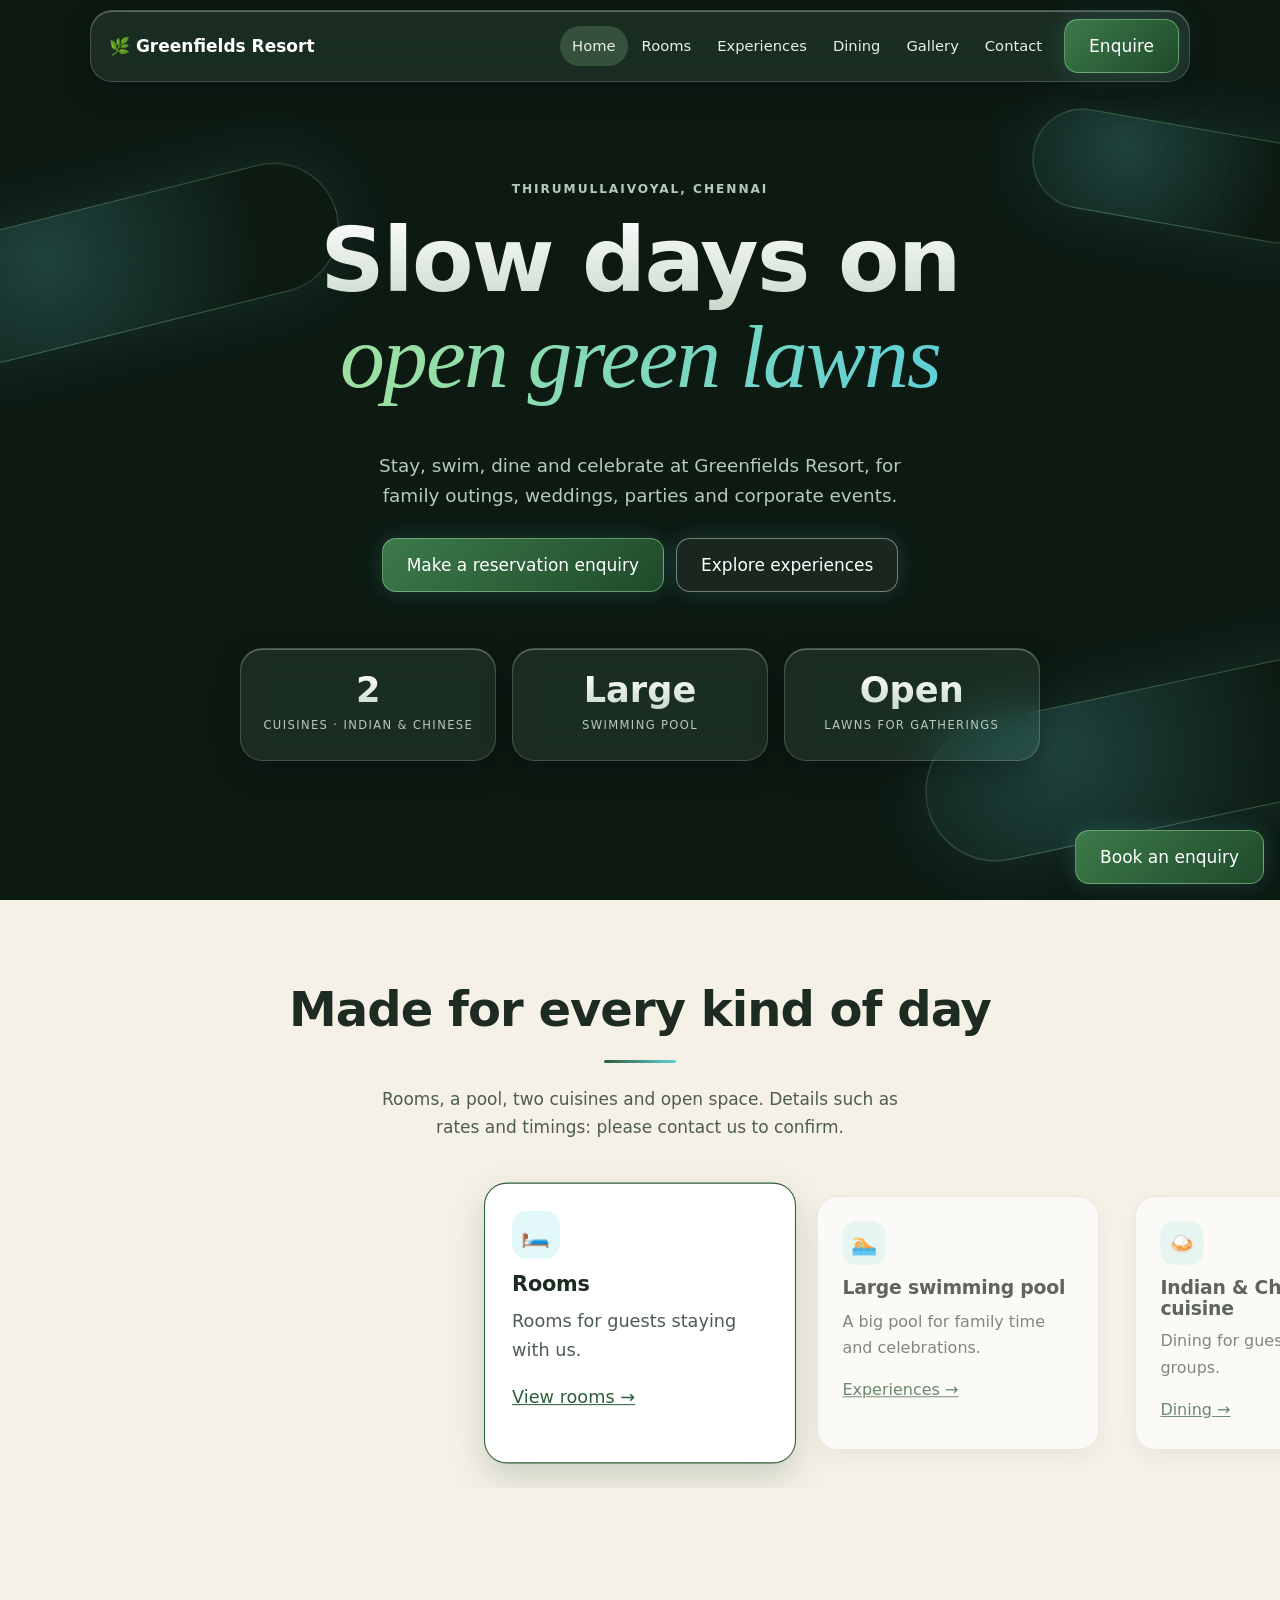
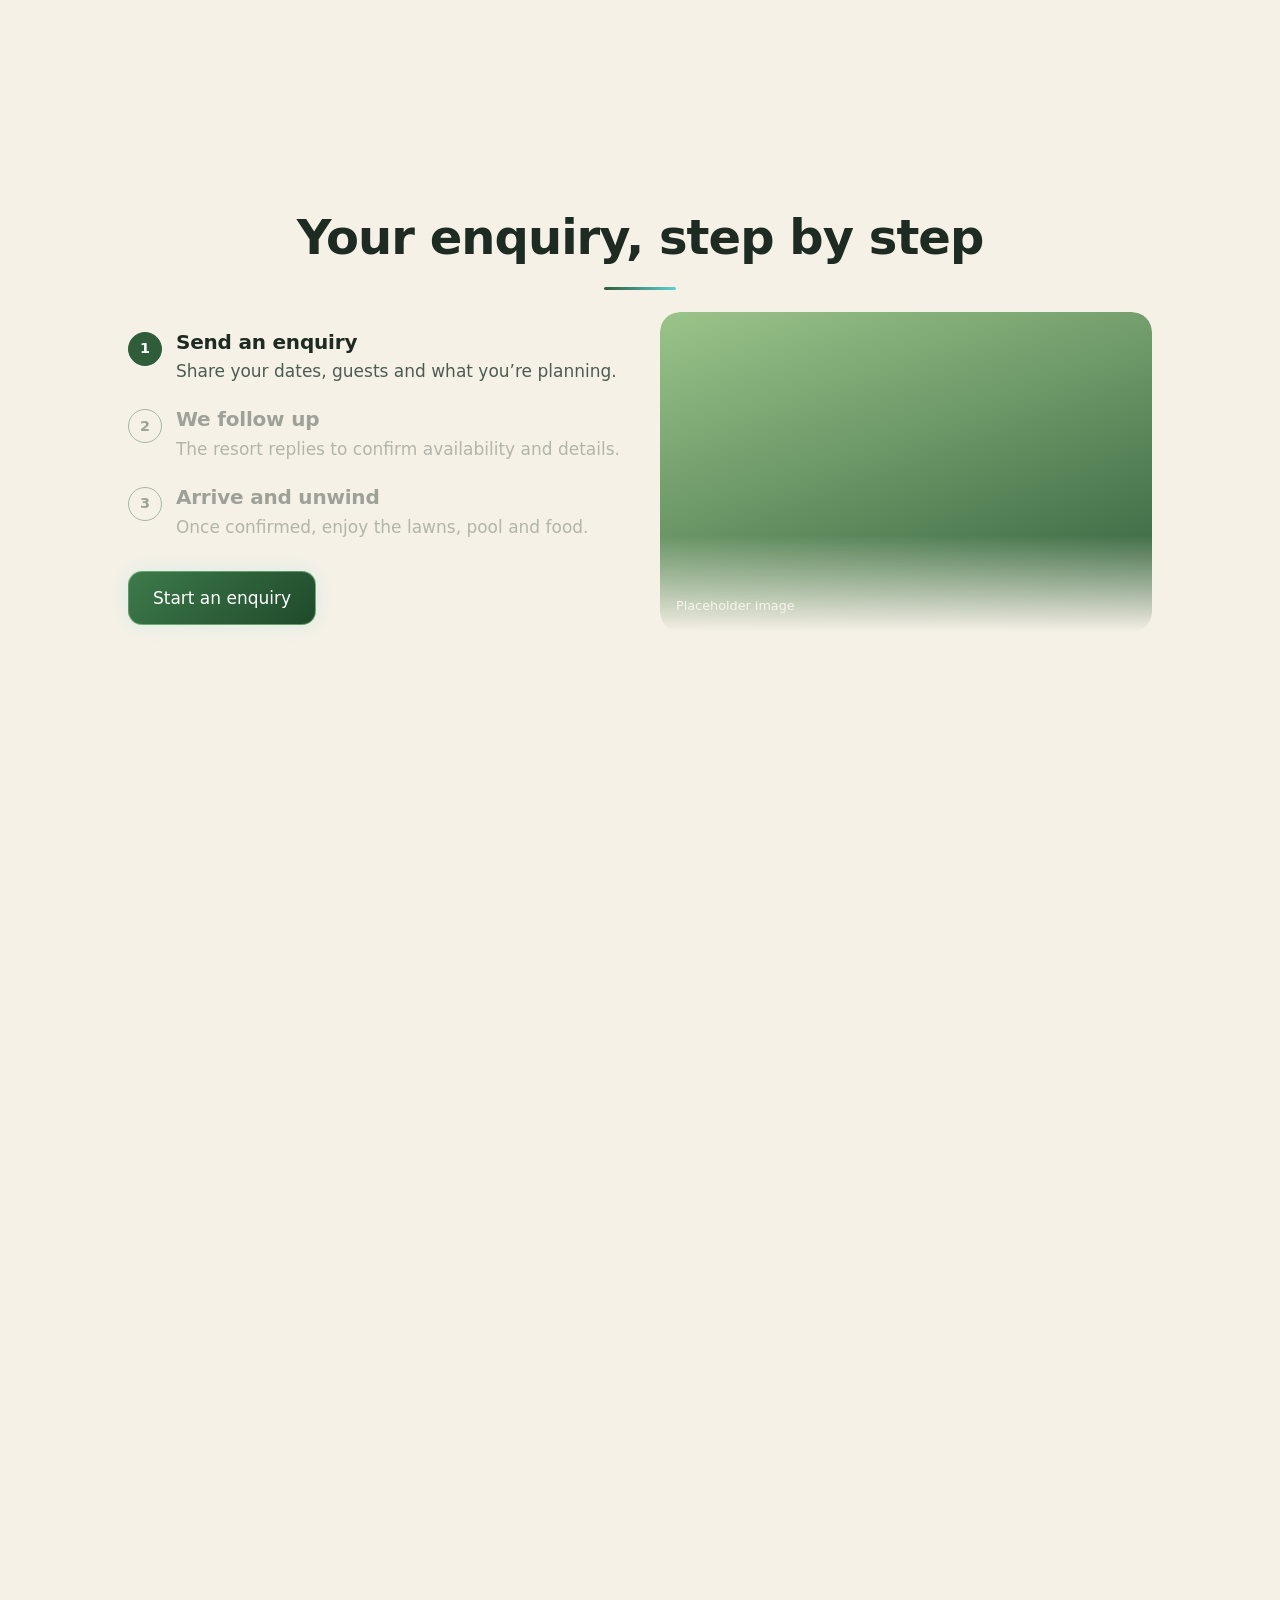
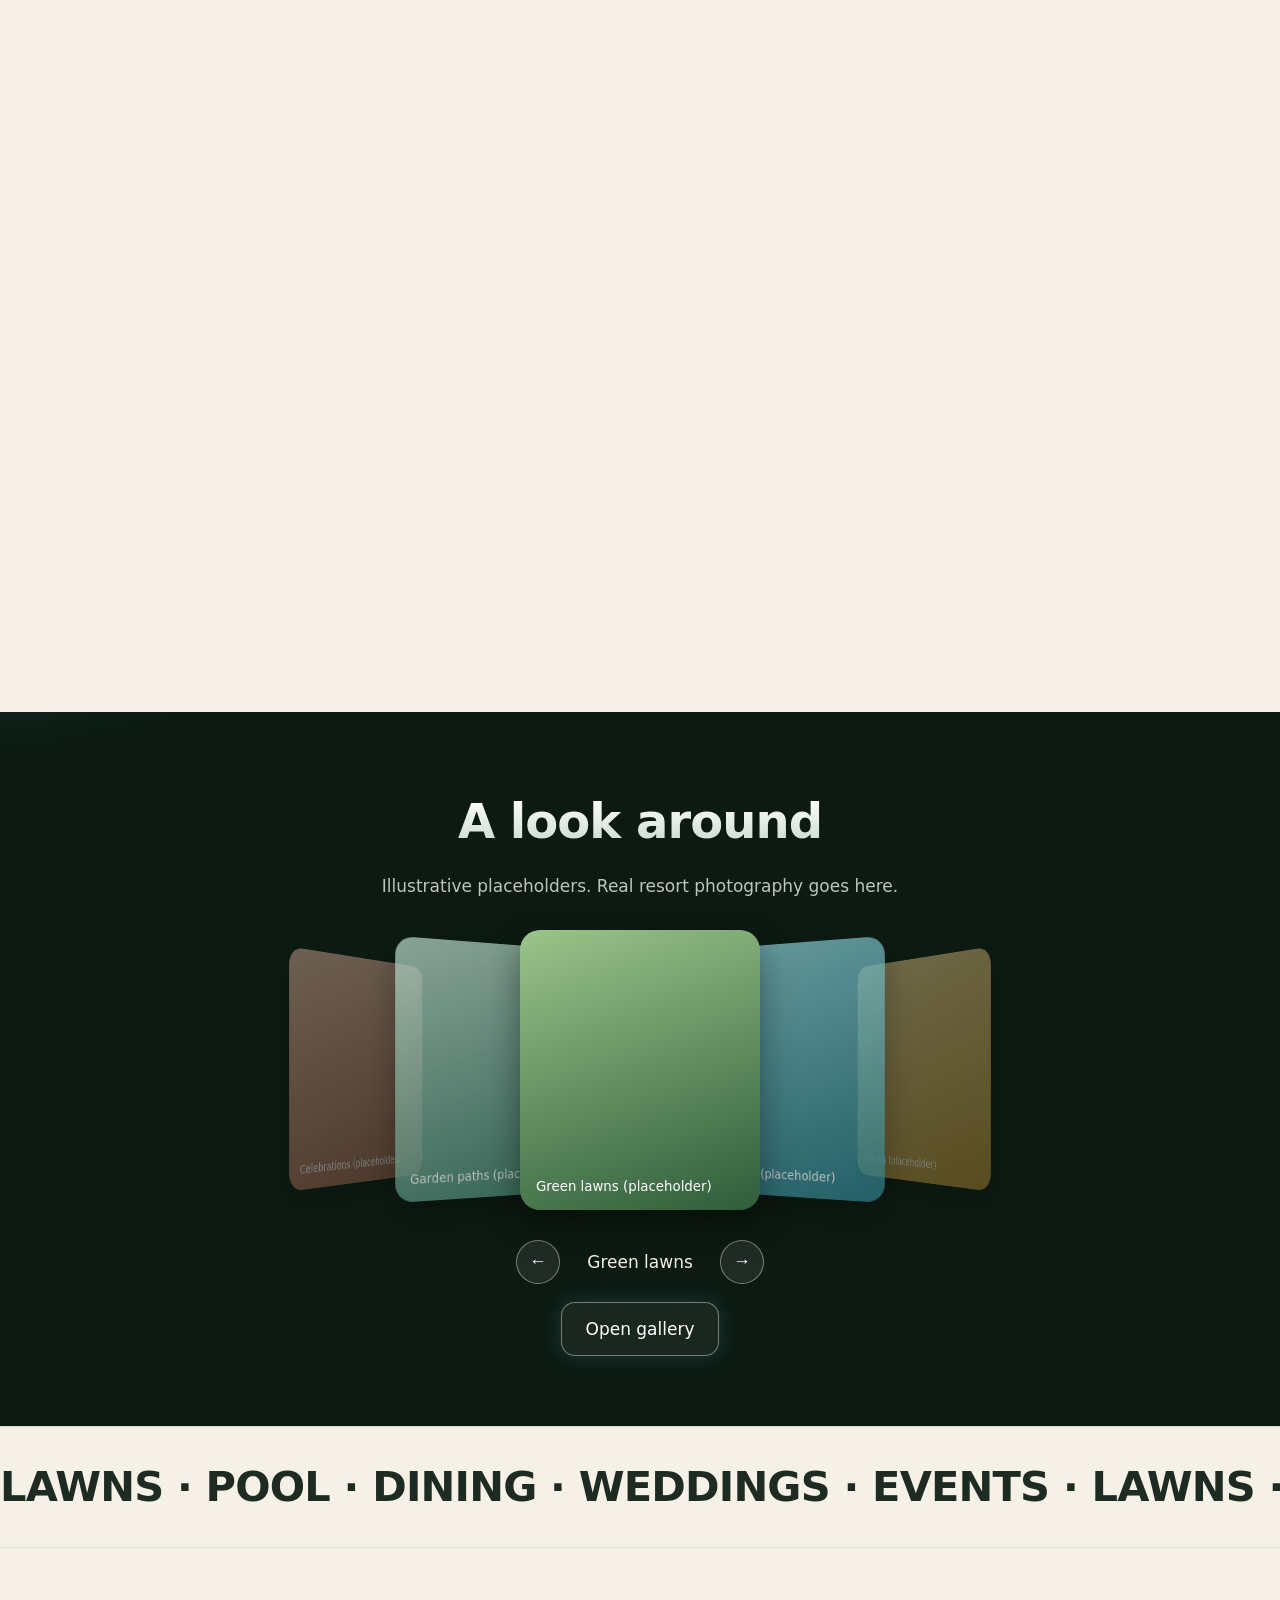
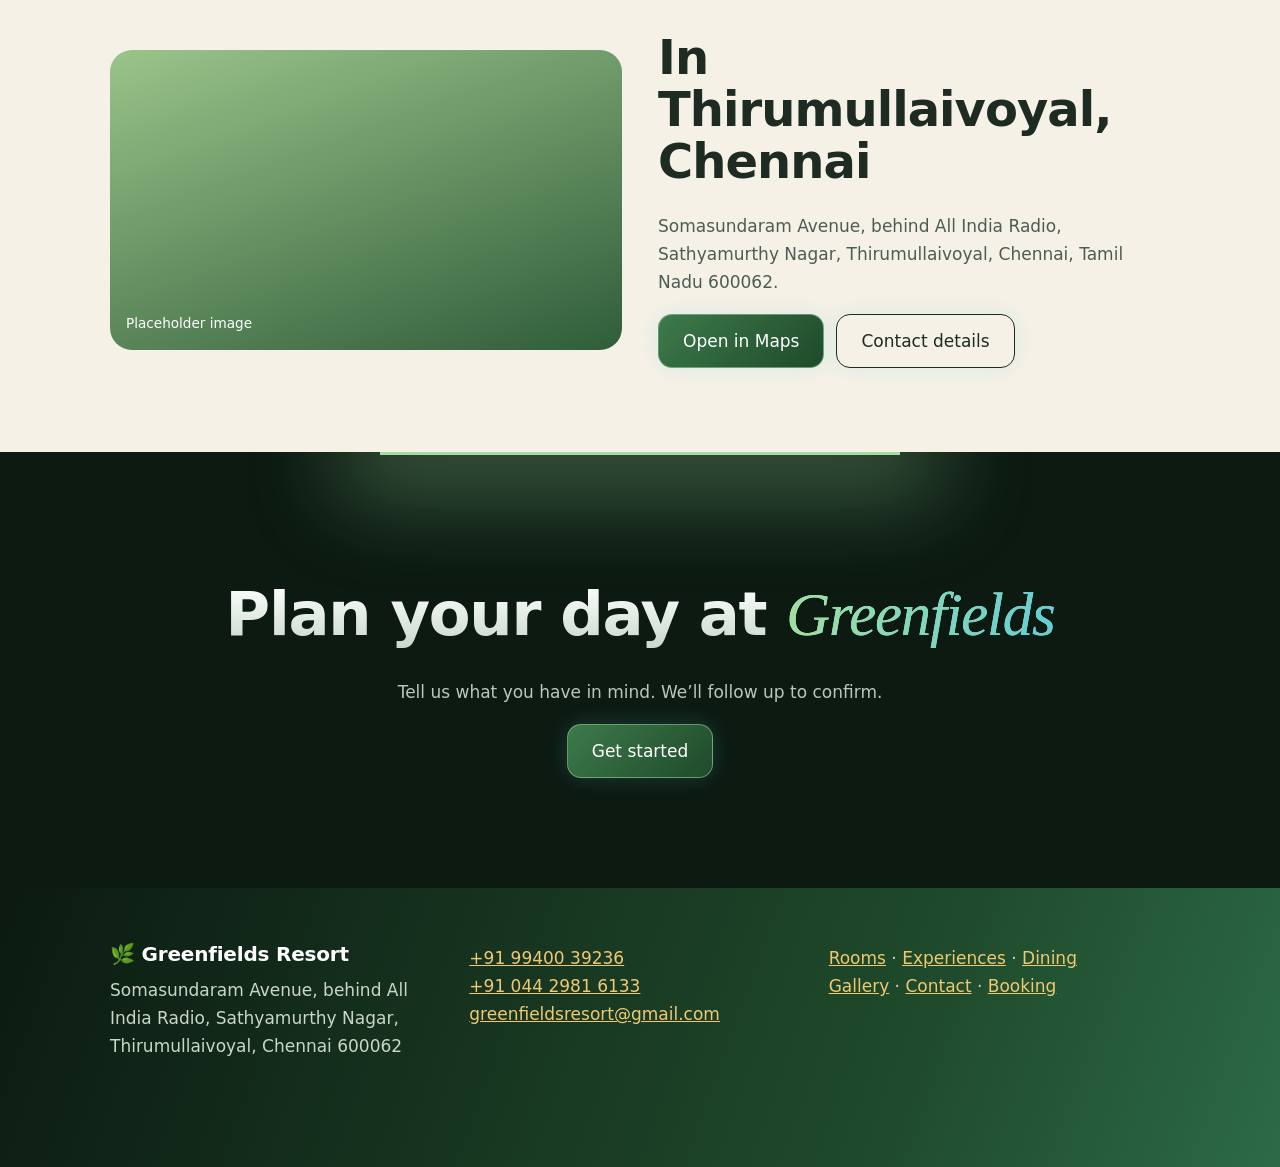
<file: index.html>
<!DOCTYPE html>
<html lang="en">
<head>
<meta charset="utf-8">
<meta name="viewport" content="width=device-width, initial-scale=1, viewport-fit=cover">
<title>Greenfields Resort, Chennai | Rooms, Pool, Dining & Events</title>
<meta name="description" content="Greenfields Resort in Thirumullaivoyal, Chennai: rooms, a large swimming pool, Indian and Chinese cuisine, open lawns, weddings, parties and corporate events.">
<meta property="og:type" content="website"><meta property="og:title" content="Greenfields Resort, Chennai | Rooms, Pool, Dining & Events">
<meta property="og:description" content="Greenfields Resort in Thirumullaivoyal, Chennai: rooms, a large swimming pool, Indian and Chinese cuisine, open lawns, weddings, parties and corporate events.">
<meta name="twitter:card" content="summary"><meta name="theme-color" content="#0c1a12">
<link rel="icon" href="data:image/svg+xml,<svg xmlns='http://www.w3.org/2000/svg' viewBox='0 0 100 100'><text y='.9em' font-size='90'>🌿</text></svg>">
<script>if(!matchMedia('(prefers-reduced-motion:reduce)').matches)document.documentElement.classList.add('anim')</script>
<link rel="stylesheet" href="assets/style.css">
</head>
<body data-page="home">
<a class="skip" href="#main">Skip to content</a>
<header id="hd"><nav class="glass" aria-label="Main">
<a class="brand" href="index.html">🌿 Greenfields Resort</a>
<div class="links" id="links"><a href="index.html" aria-current="page">Home</a><a href="rooms.html">Rooms</a><a href="experiences.html">Experiences</a><a href="dining.html">Dining</a><a href="gallery.html">Gallery</a><a href="contact.html">Contact</a></div>
<a class="btn" href="booking.html">Enquire</a>
<button class="menu" id="menu" aria-expanded="false" aria-controls="links" aria-label="Menu">☰</button>
</nav></header>
<a class="btn fab" id="fab" href="booking.html">Book an enquiry</a>

<main id="main" tabindex="-1">
<div class="dark">
<div class="cap" data-s=".12" style="width:420px;height:130px;left:-6%;top:22%;transform:rotate(-14deg)"><i></i></div>
<div class="cap" data-s=".28" style="width:300px;height:100px;right:-4%;top:14%;transform:rotate(10deg)"><i></i></div>
<div class="cap" data-s=".2" style="width:460px;height:140px;right:-8%;bottom:8%;transform:rotate(-12deg)"><i></i></div>
<div class="hero"><div class="wrap">
<p class="eyebrow rv">Thirumullaivoyal, Chennai</p>
<h1 class="rv"><span class="grad">Slow days on</span><br><span class="acc">open green lawns</span></h1>
<p class="lead rv">Stay, swim, dine and celebrate at Greenfields Resort, for family outings, weddings, parties and corporate events.</p>
<div class="row rv" style="justify-content:center"><a class="btn" href="booking.html">Make a reservation enquiry</a><a class="btn alt" href="experiences.html">Explore experiences</a></div>
<div class="stats">
<div class="glass stat rv" style="--i:0"><b class="grad">2</b><span>Cuisines · Indian & Chinese</span></div>
<div class="glass stat rv" style="--i:1"><b class="grad">Large</b><span>Swimming pool</span></div>
<div class="glass stat rv" style="--i:2"><b class="grad">Open</b><span>Lawns for gatherings</span></div>
</div></div></div></div>

<section><div class="wrap center"><h2 class="rv">Made for every kind of day</h2><span class="bar"></span><p class="rv">Rooms, a pool, two cuisines and open space. Details such as rates and timings: please contact us to confirm.</p></div>
<div class="rail" id="rail" tabindex="0" role="region" aria-label="Offerings, scroll sideways">
<article class="lite"><div class="ic" aria-hidden="true">🛏️</div><h3>Rooms</h3><p>Rooms for guests staying with us.</p><a href="rooms.html">View rooms →</a></article>
<article class="lite"><div class="ic" aria-hidden="true">🏊</div><h3>Large swimming pool</h3><p>A big pool for family time and celebrations.</p><a href="experiences.html">Experiences →</a></article>
<article class="lite"><div class="ic" aria-hidden="true">🍛</div><h3>Indian & Chinese cuisine</h3><p>Dining for guests and groups.</p><a href="dining.html">Dining →</a></article>
<article class="lite"><div class="ic" aria-hidden="true">🌿</div><h3>Open lawns</h3><p>Space for parties and family outings.</p><a href="experiences.html">Experiences →</a></article>
<article class="lite"><div class="ic" aria-hidden="true">💍</div><h3>Weddings</h3><p>Talk to us about wedding plans.</p><a href="booking.html">Enquire →</a></article>
<article class="lite"><div class="ic" aria-hidden="true">💼</div><h3>Corporate events</h3><p>Conference and boardroom facilities.</p><a href="booking.html">Enquire →</a></article>
</div></section>

<section class="jr" id="jr" aria-label="How an enquiry works"><div class="st"><div class="wrap">
<h2 class="center rv">Your enquiry, step by step</h2><span class="bar"></span>
<div class="jgrid"><div>
<button class="step on" data-i="0"><span class="num">1</span><span><h3>Send an enquiry</h3><p>Share your dates, guests and what you’re planning.</p></span></button>
<button class="step" data-i="1"><span class="num">2</span><span><h3>We follow up</h3><p>The resort replies to confirm availability and details.</p></span></button>
<button class="step" data-i="2"><span class="num">3</span><span><h3>Arrive and unwind</h3><p>Once confirmed, enjoy the lawns, pool and food.</p></span></button>
<div class="row"><a class="btn" href="booking.html">Start an enquiry</a></div></div>
<div class="jimgs" role="img" aria-label="Placeholder illustrations, to be replaced with resort photos"><div class="g1 on">Placeholder image</div><div class="g2">Placeholder image</div><div class="g4">Placeholder image</div></div>
</div></div></div></section>

<div class="dark" style="padding:84px 0 70px"><div class="cap" data-s=".18" style="width:380px;height:120px;left:-5%;bottom:6%;transform:rotate(-12deg)"><i></i></div>
<div class="wrap center" style="position:relative"><h2 class="grad rv">A look around</h2><p class="rv">Illustrative placeholders. Real resort photography goes here.</p>
<div class="cf" id="cf"></div><div class="ctl"><button id="pv" aria-label="Previous">←</button><span id="cl" aria-live="polite" style="min-width:140px"></span><button id="nx" aria-label="Next">→</button></div>
<div class="row"><a class="btn alt" href="gallery.html">Open gallery</a></div></div></div>

<div class="mq" aria-hidden="true"><div id="mq"></div></div>

<section><div class="wrap split">
<div class="img g1 rv" role="img" aria-label="Placeholder illustration of green lawns, to be replaced with a resort photo">Placeholder image</div>
<div><h2 class="rv">In Thirumullaivoyal, Chennai</h2><p class="rv">Somasundaram Avenue, behind All India Radio, Sathyamurthy Nagar, Thirumullaivoyal, Chennai, Tamil Nadu 600062.</p>
<div class="row rv"><a class="btn" href="https://www.google.com/maps/search/?api=1&query=Greenfields+Resort+Thirumullaivoyal+Chennai" target="_blank" rel="noopener">Open in Maps</a><a class="btn" style="background:none;color:var(--ink);border-color:currentColor" href="contact.html">Contact details</a></div></div>
</div></section>

<div class="dark center" style="padding:130px 0 110px"><div class="beam"></div><div class="wrap" style="position:relative"><h2 class="grad rv" style="font-size:clamp(2rem,6vw,3.8rem)">Plan your day at <span class="acc">Greenfields</span></h2><p class="rv">Tell us what you have in mind. We’ll follow up to confirm.</p><div class="row rv" style="justify-content:center"><a class="btn" href="booking.html">Get started</a></div></div></div>
</main>

<footer><div class="wrap grid">
<div><h3 style="color:#fff">🌿 Greenfields Resort</h3><p>Somasundaram Avenue, behind All India Radio, Sathyamurthy Nagar, Thirumullaivoyal, Chennai 600062</p></div>
<div><p><a href="tel:+919940039236">+91 99400 39236</a><br><a href="tel:+914429816133">+91 044 2981 6133</a><br><a href="mailto:greenfieldsresort@gmail.com">greenfieldsresort@gmail.com</a></p></div>
<div><p><a href="rooms.html">Rooms</a> · <a href="experiences.html">Experiences</a> · <a href="dining.html">Dining</a><br><a href="gallery.html">Gallery</a> · <a href="contact.html">Contact</a> · <a href="booking.html">Booking</a></p></div>
</div></footer>

<script src="assets/main.js" defer></script>
</body>
</html>
</file>
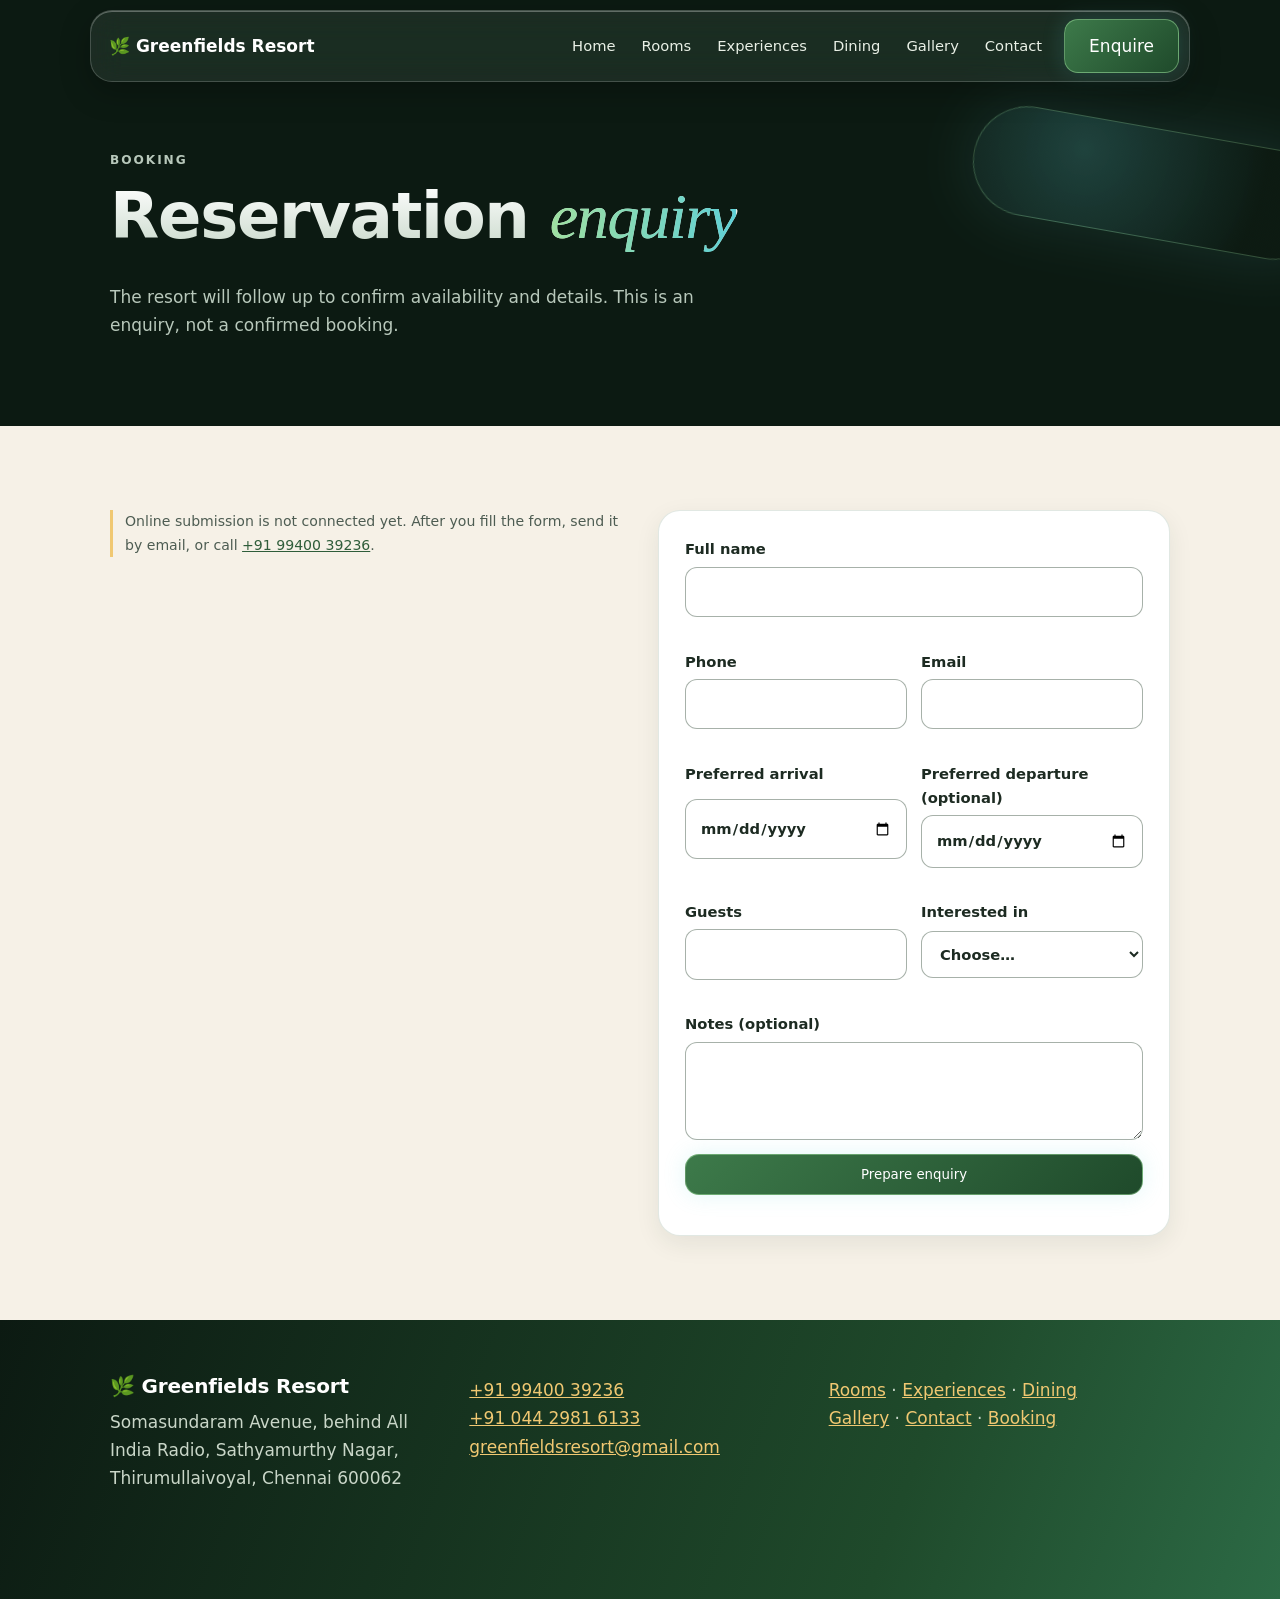
<file: booking.html>
<!DOCTYPE html>
<html lang="en">
<head>
<meta charset="utf-8">
<meta name="viewport" content="width=device-width, initial-scale=1, viewport-fit=cover">
<title>Reservation Enquiry | Greenfields Resort, Chennai</title>
<meta name="description" content="Send a reservation enquiry to Greenfields Resort, Chennai. The resort follows up to confirm availability.">
<meta property="og:type" content="website"><meta property="og:title" content="Reservation Enquiry | Greenfields Resort, Chennai">
<meta property="og:description" content="Send a reservation enquiry to Greenfields Resort, Chennai. The resort follows up to confirm availability.">
<meta name="twitter:card" content="summary"><meta name="theme-color" content="#0c1a12">
<link rel="icon" href="data:image/svg+xml,<svg xmlns='http://www.w3.org/2000/svg' viewBox='0 0 100 100'><text y='.9em' font-size='90'>🌿</text></svg>">
<script>if(!matchMedia('(prefers-reduced-motion:reduce)').matches)document.documentElement.classList.add('anim')</script>
<link rel="stylesheet" href="assets/style.css">
</head>
<body data-page="booking">
<a class="skip" href="#main">Skip to content</a>
<header id="hd"><nav class="glass" aria-label="Main">
<a class="brand" href="index.html">🌿 Greenfields Resort</a>
<div class="links" id="links"><a href="index.html">Home</a><a href="rooms.html">Rooms</a><a href="experiences.html">Experiences</a><a href="dining.html">Dining</a><a href="gallery.html">Gallery</a><a href="contact.html">Contact</a></div>
<a class="btn" href="booking.html">Enquire</a>
<button class="menu" id="menu" aria-expanded="false" aria-controls="links" aria-label="Menu">☰</button>
</nav></header>
<a class="btn fab" id="fab" href="booking.html">Book an enquiry</a>

<main id="main" tabindex="-1">
<div class="phead"><div class="cap" data-s=".2" style="width:360px;height:110px;right:-4%;top:30%;transform:rotate(10deg)"><i></i></div><div class="wrap"><p class="eyebrow">Booking</p><h1 class="grad" style="font-size:clamp(2.2rem,6vw,4rem)">Reservation <span class="acc">enquiry</span></h1><p>The resort will follow up to confirm availability and details. This is an enquiry, not a confirmed booking.</p></div></div>
<section><div class="wrap split" style="align-items:start"><div><p class="note">Online submission is not connected yet. After you fill the form, send it by email, or call <a href="tel:+919940039236">+91 99400 39236</a>.</p></div>
<form class="lite" data-subject="Greenfields reservation enquiry" novalidate>
<label>Full name<input name="name" required autocomplete="name"><span class="err" role="alert"></span></label>
<div class="two"><label>Phone<input name="phone" type="tel" required autocomplete="tel"><span class="err" role="alert"></span></label><label>Email<input name="email" type="email" required autocomplete="email"><span class="err" role="alert"></span></label></div>
<div class="two"><label>Preferred arrival<input name="from" type="date" required><span class="err" role="alert"></span></label><label>Preferred departure (optional)<input name="to" type="date"><span class="err" role="alert"></span></label></div>
<div class="two"><label>Guests<input name="guests" type="number" min="1" max="1000" required><span class="err" role="alert"></span></label>
<label>Interested in<select name="interest" required><option value="">Choose…</option><option>Room stay</option><option>Swimming pool / family outing</option><option>Wedding</option><option>Party or celebration</option><option>Corporate event</option><option>Group dining</option></select><span class="err" role="alert"></span></label></div>
<label>Notes (optional)<textarea name="message" rows="3"></textarea></label>
<button class="btn" type="submit">Prepare enquiry</button><div class="out" aria-live="polite"></div></form></div></section>
</main>

<footer><div class="wrap grid">
<div><h3 style="color:#fff">🌿 Greenfields Resort</h3><p>Somasundaram Avenue, behind All India Radio, Sathyamurthy Nagar, Thirumullaivoyal, Chennai 600062</p></div>
<div><p><a href="tel:+919940039236">+91 99400 39236</a><br><a href="tel:+914429816133">+91 044 2981 6133</a><br><a href="mailto:greenfieldsresort@gmail.com">greenfieldsresort@gmail.com</a></p></div>
<div><p><a href="rooms.html">Rooms</a> · <a href="experiences.html">Experiences</a> · <a href="dining.html">Dining</a><br><a href="gallery.html">Gallery</a> · <a href="contact.html">Contact</a> · <a href="booking.html">Booking</a></p></div>
</div></footer>

<script src="assets/main.js" defer></script>
</body>
</html>
</file>
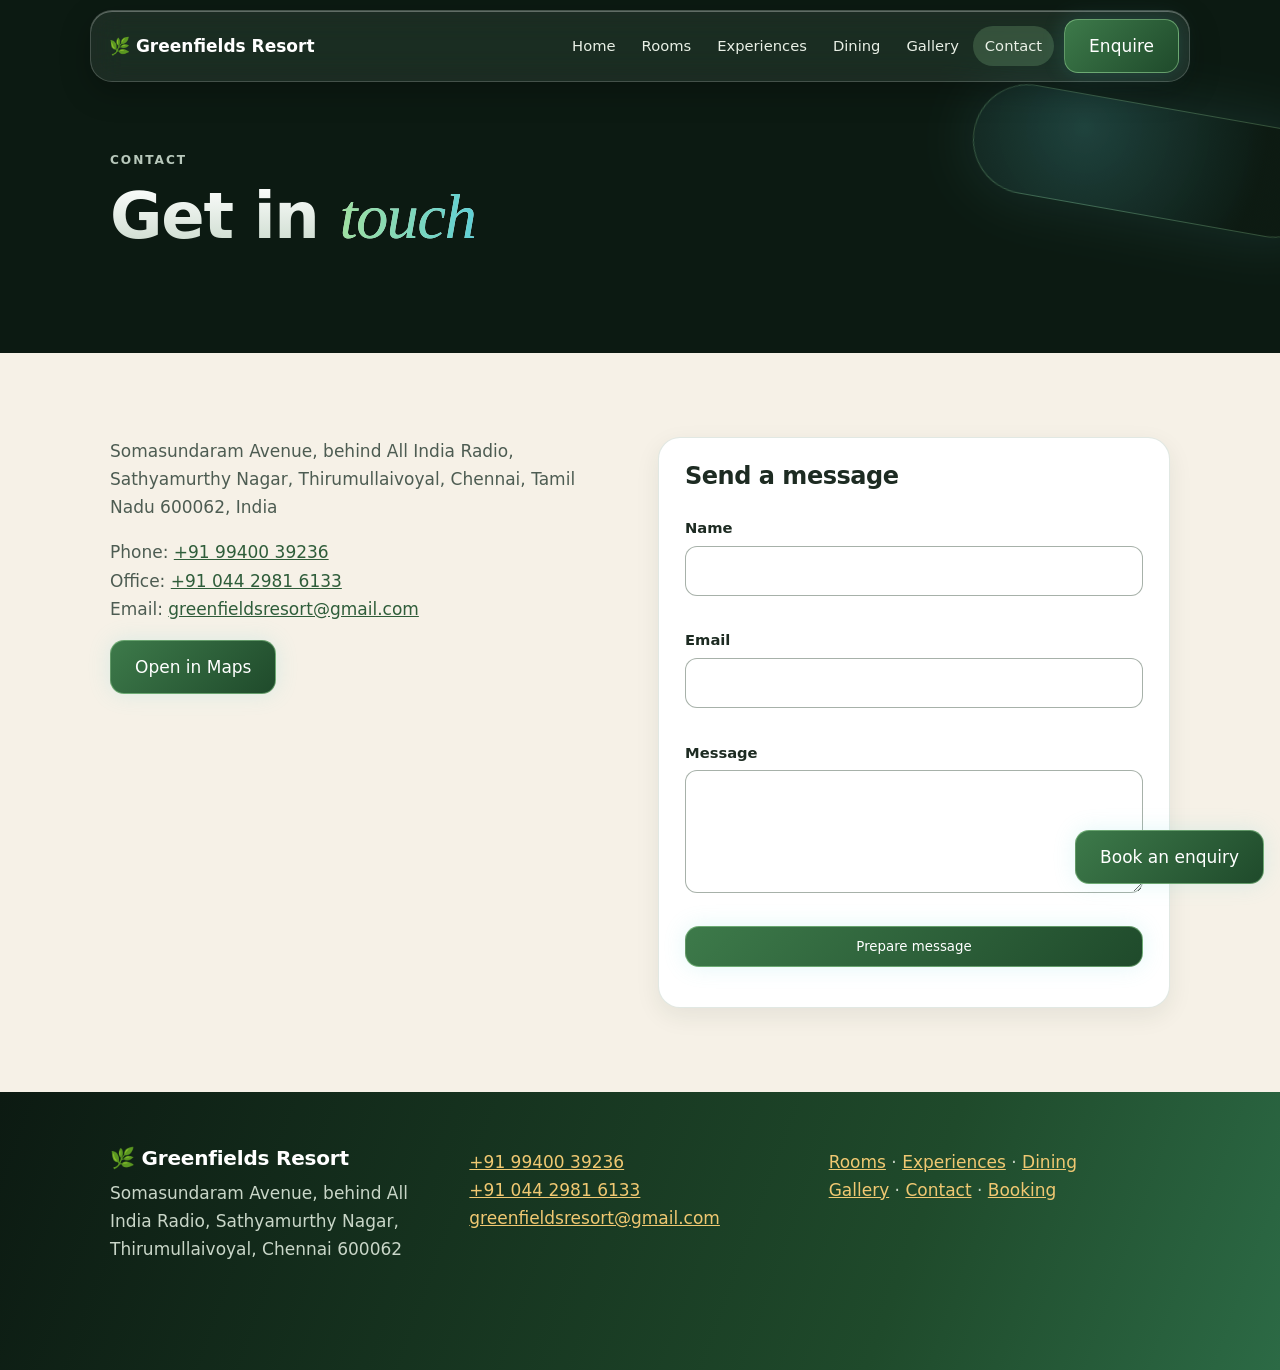
<file: contact.html>
<!DOCTYPE html>
<html lang="en">
<head>
<meta charset="utf-8">
<meta name="viewport" content="width=device-width, initial-scale=1, viewport-fit=cover">
<title>Contact | Greenfields Resort, Chennai</title>
<meta name="description" content="Address, phone, email and map link for Greenfields Resort, Thirumullaivoyal, Chennai.">
<meta property="og:type" content="website"><meta property="og:title" content="Contact | Greenfields Resort, Chennai">
<meta property="og:description" content="Address, phone, email and map link for Greenfields Resort, Thirumullaivoyal, Chennai.">
<meta name="twitter:card" content="summary"><meta name="theme-color" content="#0c1a12">
<link rel="icon" href="data:image/svg+xml,<svg xmlns='http://www.w3.org/2000/svg' viewBox='0 0 100 100'><text y='.9em' font-size='90'>🌿</text></svg>">
<script>if(!matchMedia('(prefers-reduced-motion:reduce)').matches)document.documentElement.classList.add('anim')</script>
<link rel="stylesheet" href="assets/style.css">
</head>
<body data-page="contact">
<a class="skip" href="#main">Skip to content</a>
<header id="hd"><nav class="glass" aria-label="Main">
<a class="brand" href="index.html">🌿 Greenfields Resort</a>
<div class="links" id="links"><a href="index.html">Home</a><a href="rooms.html">Rooms</a><a href="experiences.html">Experiences</a><a href="dining.html">Dining</a><a href="gallery.html">Gallery</a><a href="contact.html" aria-current="page">Contact</a></div>
<a class="btn" href="booking.html">Enquire</a>
<button class="menu" id="menu" aria-expanded="false" aria-controls="links" aria-label="Menu">☰</button>
</nav></header>
<a class="btn fab" id="fab" href="booking.html">Book an enquiry</a>

<main id="main" tabindex="-1">
<div class="phead"><div class="cap" data-s=".2" style="width:360px;height:110px;right:-4%;top:30%;transform:rotate(10deg)"><i></i></div><div class="wrap"><p class="eyebrow">Contact</p><h1 class="grad" style="font-size:clamp(2.2rem,6vw,4rem)">Get in <span class="acc">touch</span></h1></div></div>
<section><div class="wrap split" style="align-items:start"><div>
<address style="font-style:normal"><p>Somasundaram Avenue, behind All India Radio, Sathyamurthy Nagar, Thirumullaivoyal, Chennai, Tamil Nadu 600062, India</p>
<p>Phone: <a href="tel:+919940039236">+91 99400 39236</a><br>Office: <a href="tel:+914429816133">+91 044 2981 6133</a><br>Email: <a href="mailto:greenfieldsresort@gmail.com">greenfieldsresort@gmail.com</a></p></address>
<a class="btn" href="https://www.google.com/maps/search/?api=1&query=Greenfields+Resort+Thirumullaivoyal+Chennai" target="_blank" rel="noopener">Open in Maps</a></div>
<form class="lite" data-subject="Greenfields enquiry" novalidate><h2 style="font-size:1.5rem">Send a message</h2>
<label>Name<input name="name" required autocomplete="name"><span class="err" role="alert"></span></label>
<label>Email<input name="email" type="email" required autocomplete="email"><span class="err" role="alert"></span></label>
<label>Message<textarea name="message" rows="4" required></textarea><span class="err" role="alert"></span></label>
<button class="btn" type="submit">Prepare message</button><div class="out" aria-live="polite"></div></form></div></section>
</main>

<footer><div class="wrap grid">
<div><h3 style="color:#fff">🌿 Greenfields Resort</h3><p>Somasundaram Avenue, behind All India Radio, Sathyamurthy Nagar, Thirumullaivoyal, Chennai 600062</p></div>
<div><p><a href="tel:+919940039236">+91 99400 39236</a><br><a href="tel:+914429816133">+91 044 2981 6133</a><br><a href="mailto:greenfieldsresort@gmail.com">greenfieldsresort@gmail.com</a></p></div>
<div><p><a href="rooms.html">Rooms</a> · <a href="experiences.html">Experiences</a> · <a href="dining.html">Dining</a><br><a href="gallery.html">Gallery</a> · <a href="contact.html">Contact</a> · <a href="booking.html">Booking</a></p></div>
</div></footer>

<script src="assets/main.js" defer></script>
</body>
</html>
</file>
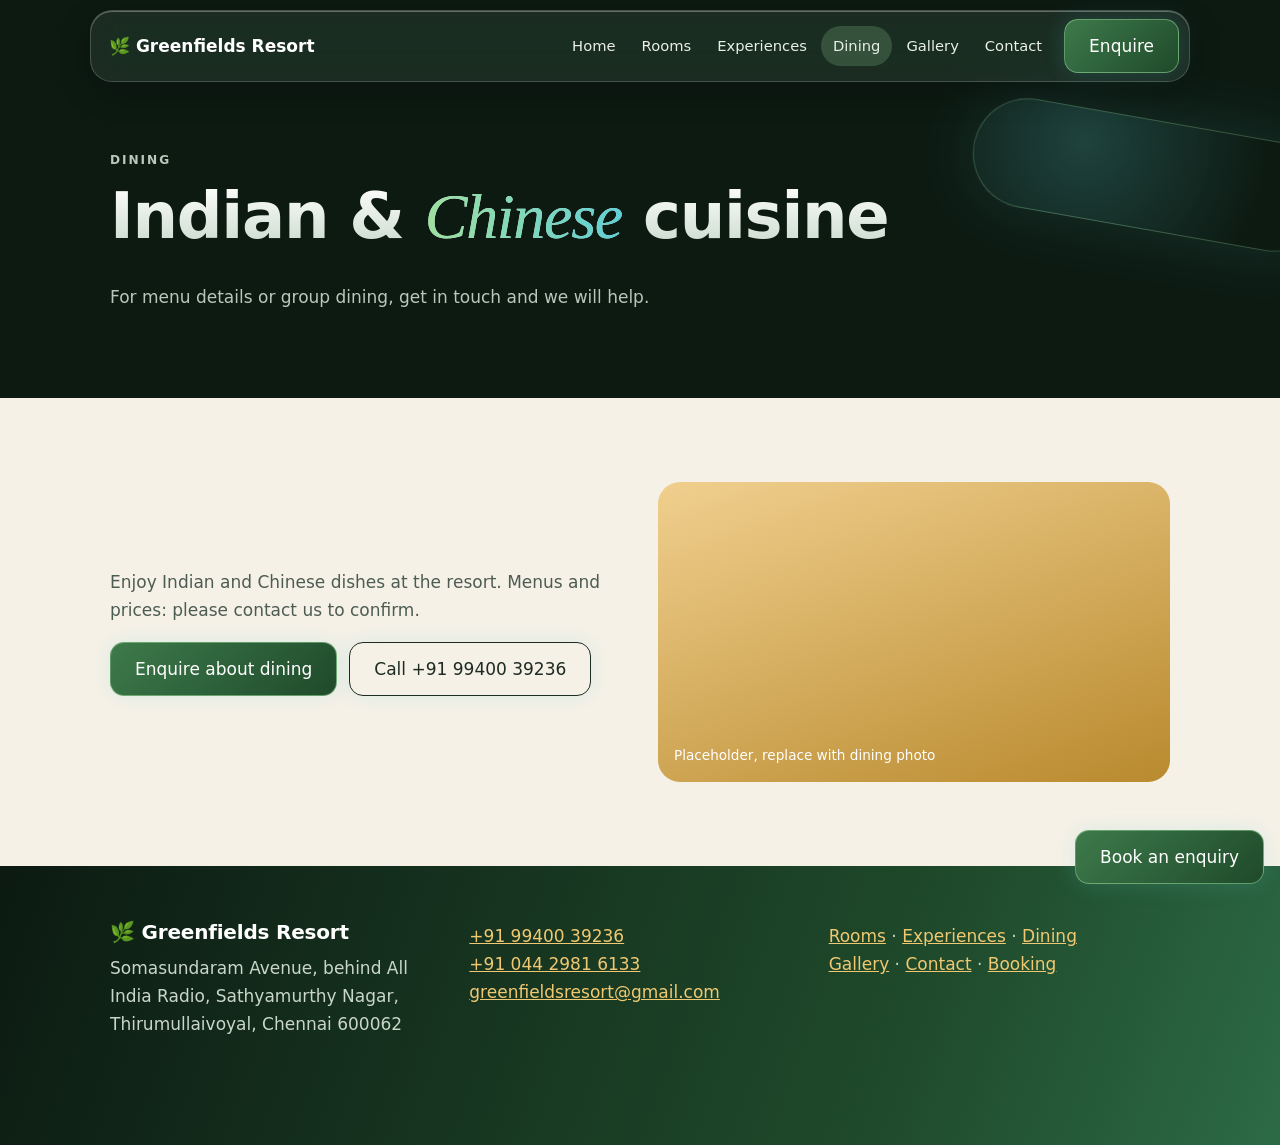
<file: dining.html>
<!DOCTYPE html>
<html lang="en">
<head>
<meta charset="utf-8">
<meta name="viewport" content="width=device-width, initial-scale=1, viewport-fit=cover">
<title>Dining | Greenfields Resort, Chennai</title>
<meta name="description" content="Indian and Chinese cuisine at Greenfields Resort, Chennai. Enquire about menus and group dining.">
<meta property="og:type" content="website"><meta property="og:title" content="Dining | Greenfields Resort, Chennai">
<meta property="og:description" content="Indian and Chinese cuisine at Greenfields Resort, Chennai. Enquire about menus and group dining.">
<meta name="twitter:card" content="summary"><meta name="theme-color" content="#0c1a12">
<link rel="icon" href="data:image/svg+xml,<svg xmlns='http://www.w3.org/2000/svg' viewBox='0 0 100 100'><text y='.9em' font-size='90'>🌿</text></svg>">
<script>if(!matchMedia('(prefers-reduced-motion:reduce)').matches)document.documentElement.classList.add('anim')</script>
<link rel="stylesheet" href="assets/style.css">
</head>
<body data-page="dining">
<a class="skip" href="#main">Skip to content</a>
<header id="hd"><nav class="glass" aria-label="Main">
<a class="brand" href="index.html">🌿 Greenfields Resort</a>
<div class="links" id="links"><a href="index.html">Home</a><a href="rooms.html">Rooms</a><a href="experiences.html">Experiences</a><a href="dining.html" aria-current="page">Dining</a><a href="gallery.html">Gallery</a><a href="contact.html">Contact</a></div>
<a class="btn" href="booking.html">Enquire</a>
<button class="menu" id="menu" aria-expanded="false" aria-controls="links" aria-label="Menu">☰</button>
</nav></header>
<a class="btn fab" id="fab" href="booking.html">Book an enquiry</a>

<main id="main" tabindex="-1">
<div class="phead"><div class="cap" data-s=".2" style="width:360px;height:110px;right:-4%;top:30%;transform:rotate(10deg)"><i></i></div><div class="wrap"><p class="eyebrow">Dining</p><h1 class="grad" style="font-size:clamp(2.2rem,6vw,4rem)">Indian & <span class="acc">Chinese</span> cuisine</h1><p>For menu details or group dining, get in touch and we will help.</p></div></div>
<section><div class="wrap split"><div><p>Enjoy Indian and Chinese dishes at the resort. Menus and prices: please contact us to confirm.</p>
<div class="row"><a class="btn" href="booking.html">Enquire about dining</a><a class="btn" style="background:none;color:var(--ink);border-color:currentColor" href="tel:+919940039236">Call +91 99400 39236</a></div></div>
<div class="img g3 rv" role="img" aria-label="Placeholder illustration for dining photography">Placeholder, replace with dining photo</div></div></section>
</main>

<footer><div class="wrap grid">
<div><h3 style="color:#fff">🌿 Greenfields Resort</h3><p>Somasundaram Avenue, behind All India Radio, Sathyamurthy Nagar, Thirumullaivoyal, Chennai 600062</p></div>
<div><p><a href="tel:+919940039236">+91 99400 39236</a><br><a href="tel:+914429816133">+91 044 2981 6133</a><br><a href="mailto:greenfieldsresort@gmail.com">greenfieldsresort@gmail.com</a></p></div>
<div><p><a href="rooms.html">Rooms</a> · <a href="experiences.html">Experiences</a> · <a href="dining.html">Dining</a><br><a href="gallery.html">Gallery</a> · <a href="contact.html">Contact</a> · <a href="booking.html">Booking</a></p></div>
</div></footer>

<script src="assets/main.js" defer></script>
</body>
</html>
</file>
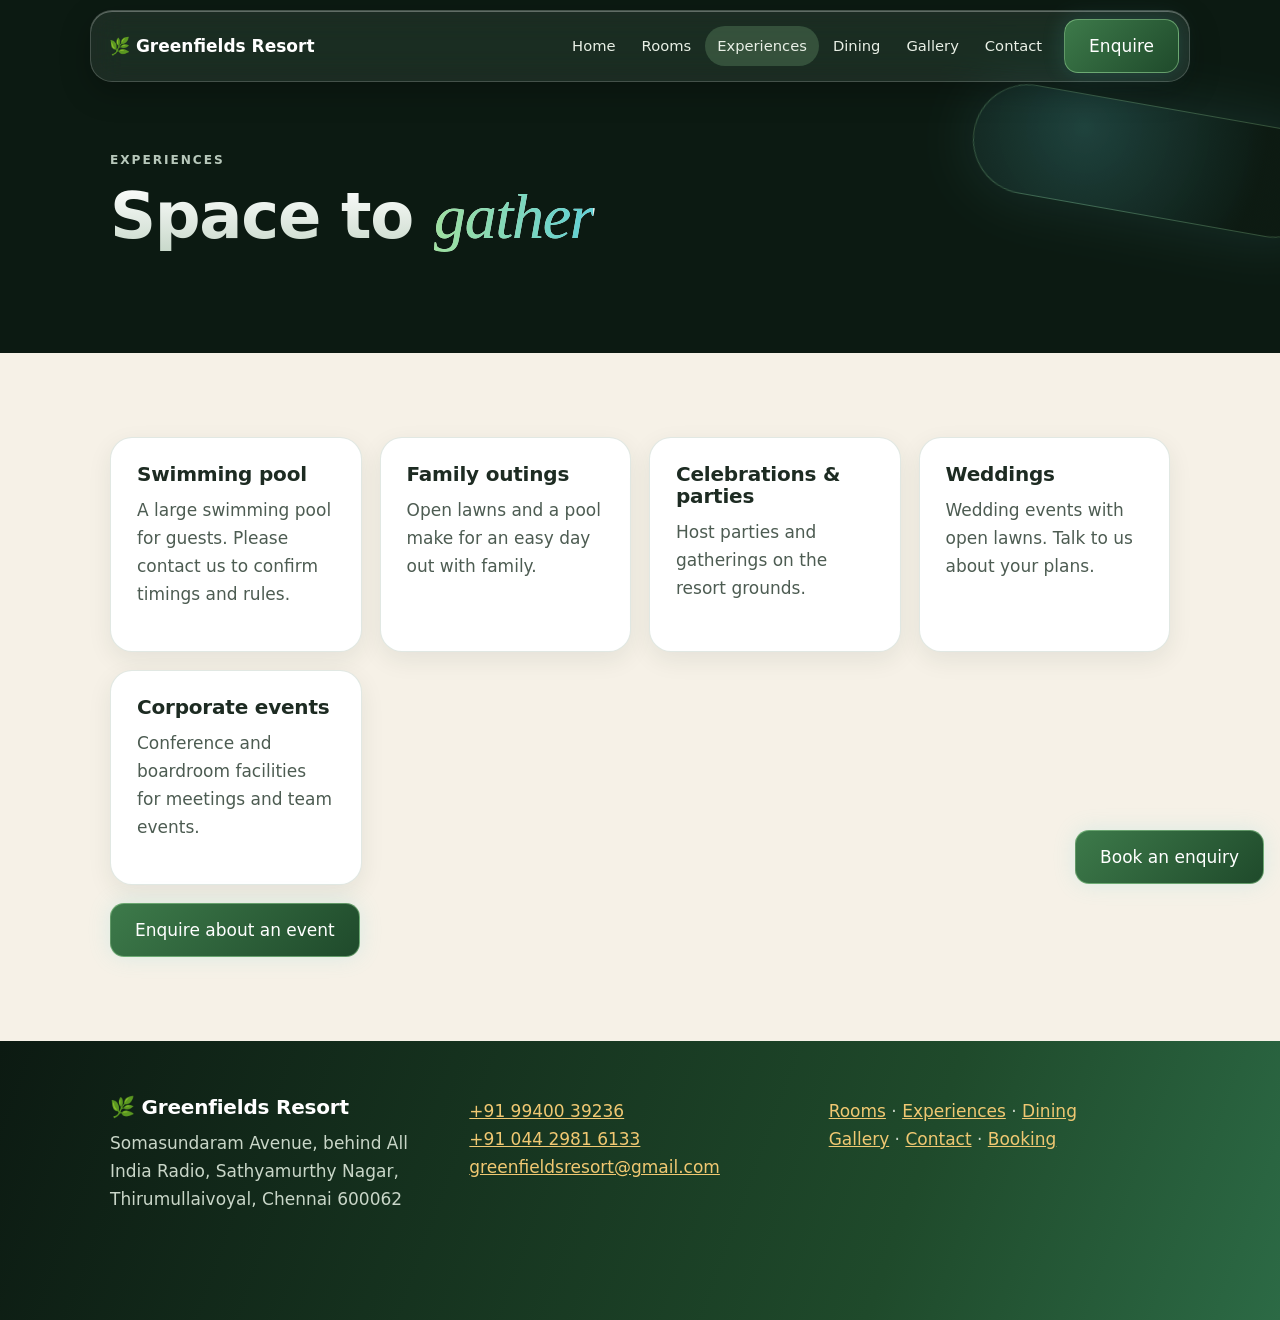
<file: experiences.html>
<!DOCTYPE html>
<html lang="en">
<head>
<meta charset="utf-8">
<meta name="viewport" content="width=device-width, initial-scale=1, viewport-fit=cover">
<title>Experiences | Greenfields Resort, Chennai</title>
<meta name="description" content="Swimming pool, family outings, celebrations, weddings and corporate events at Greenfields Resort, Chennai.">
<meta property="og:type" content="website"><meta property="og:title" content="Experiences | Greenfields Resort, Chennai">
<meta property="og:description" content="Swimming pool, family outings, celebrations, weddings and corporate events at Greenfields Resort, Chennai.">
<meta name="twitter:card" content="summary"><meta name="theme-color" content="#0c1a12">
<link rel="icon" href="data:image/svg+xml,<svg xmlns='http://www.w3.org/2000/svg' viewBox='0 0 100 100'><text y='.9em' font-size='90'>🌿</text></svg>">
<script>if(!matchMedia('(prefers-reduced-motion:reduce)').matches)document.documentElement.classList.add('anim')</script>
<link rel="stylesheet" href="assets/style.css">
</head>
<body data-page="experiences">
<a class="skip" href="#main">Skip to content</a>
<header id="hd"><nav class="glass" aria-label="Main">
<a class="brand" href="index.html">🌿 Greenfields Resort</a>
<div class="links" id="links"><a href="index.html">Home</a><a href="rooms.html">Rooms</a><a href="experiences.html" aria-current="page">Experiences</a><a href="dining.html">Dining</a><a href="gallery.html">Gallery</a><a href="contact.html">Contact</a></div>
<a class="btn" href="booking.html">Enquire</a>
<button class="menu" id="menu" aria-expanded="false" aria-controls="links" aria-label="Menu">☰</button>
</nav></header>
<a class="btn fab" id="fab" href="booking.html">Book an enquiry</a>

<main id="main" tabindex="-1">
<div class="phead"><div class="cap" data-s=".2" style="width:360px;height:110px;right:-4%;top:30%;transform:rotate(10deg)"><i></i></div><div class="wrap"><p class="eyebrow">Experiences</p><h1 class="grad" style="font-size:clamp(2.2rem,6vw,4rem)">Space to <span class="acc">gather</span></h1></div></div>
<section><div class="wrap"><div class="grid">
<div class="card lite rv" style="--i:0"><h3>Swimming pool</h3><p>A large swimming pool for guests. Please contact us to confirm timings and rules.</p></div>
<div class="card lite rv" style="--i:1"><h3>Family outings</h3><p>Open lawns and a pool make for an easy day out with family.</p></div>
<div class="card lite rv" style="--i:2"><h3>Celebrations & parties</h3><p>Host parties and gatherings on the resort grounds.</p></div>
<div class="card lite rv" style="--i:3"><h3>Weddings</h3><p>Wedding events with open lawns. Talk to us about your plans.</p></div>
<div class="card lite rv" style="--i:4"><h3>Corporate events</h3><p>Conference and boardroom facilities for meetings and team events.</p></div></div>
<div class="row"><a class="btn" href="booking.html">Enquire about an event</a></div></div></section>
</main>

<footer><div class="wrap grid">
<div><h3 style="color:#fff">🌿 Greenfields Resort</h3><p>Somasundaram Avenue, behind All India Radio, Sathyamurthy Nagar, Thirumullaivoyal, Chennai 600062</p></div>
<div><p><a href="tel:+919940039236">+91 99400 39236</a><br><a href="tel:+914429816133">+91 044 2981 6133</a><br><a href="mailto:greenfieldsresort@gmail.com">greenfieldsresort@gmail.com</a></p></div>
<div><p><a href="rooms.html">Rooms</a> · <a href="experiences.html">Experiences</a> · <a href="dining.html">Dining</a><br><a href="gallery.html">Gallery</a> · <a href="contact.html">Contact</a> · <a href="booking.html">Booking</a></p></div>
</div></footer>

<script src="assets/main.js" defer></script>
</body>
</html>
</file>
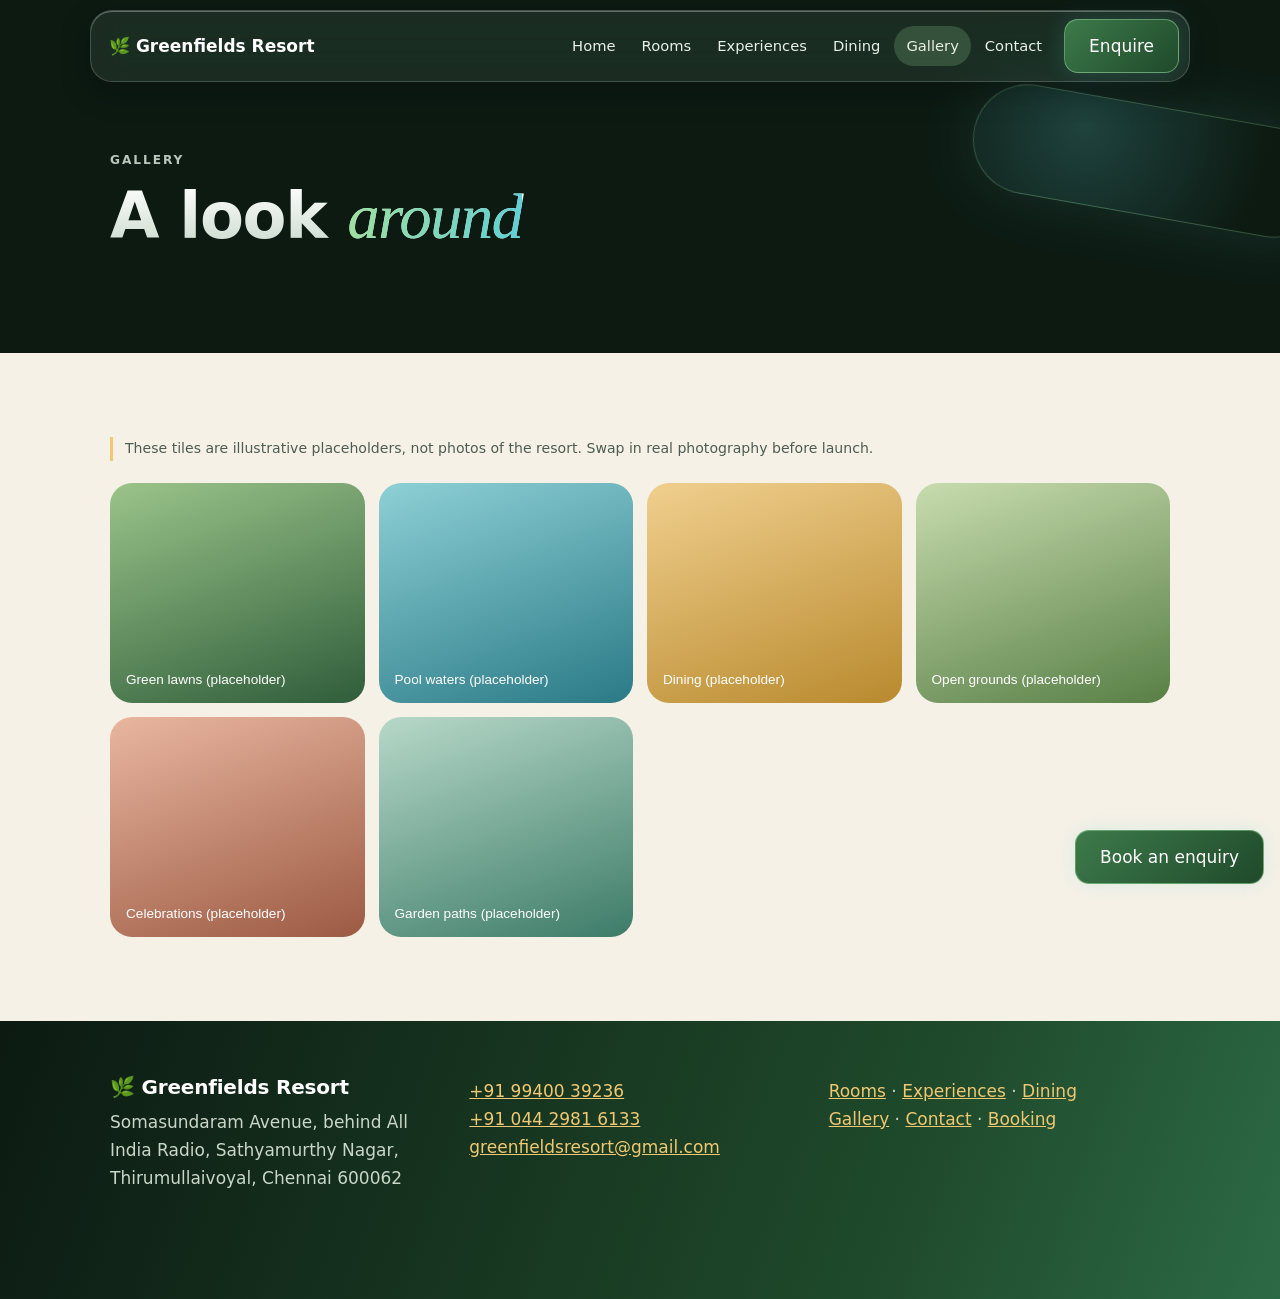
<file: gallery.html>
<!DOCTYPE html>
<html lang="en">
<head>
<meta charset="utf-8">
<meta name="viewport" content="width=device-width, initial-scale=1, viewport-fit=cover">
<title>Gallery | Greenfields Resort, Chennai</title>
<meta name="description" content="Gallery for Greenfields Resort, Chennai.">
<meta property="og:type" content="website"><meta property="og:title" content="Gallery | Greenfields Resort, Chennai">
<meta property="og:description" content="Gallery for Greenfields Resort, Chennai.">
<meta name="twitter:card" content="summary"><meta name="theme-color" content="#0c1a12">
<link rel="icon" href="data:image/svg+xml,<svg xmlns='http://www.w3.org/2000/svg' viewBox='0 0 100 100'><text y='.9em' font-size='90'>🌿</text></svg>">
<script>if(!matchMedia('(prefers-reduced-motion:reduce)').matches)document.documentElement.classList.add('anim')</script>
<link rel="stylesheet" href="assets/style.css">
</head>
<body data-page="gallery">
<a class="skip" href="#main">Skip to content</a>
<header id="hd"><nav class="glass" aria-label="Main">
<a class="brand" href="index.html">🌿 Greenfields Resort</a>
<div class="links" id="links"><a href="index.html">Home</a><a href="rooms.html">Rooms</a><a href="experiences.html">Experiences</a><a href="dining.html">Dining</a><a href="gallery.html" aria-current="page">Gallery</a><a href="contact.html">Contact</a></div>
<a class="btn" href="booking.html">Enquire</a>
<button class="menu" id="menu" aria-expanded="false" aria-controls="links" aria-label="Menu">☰</button>
</nav></header>
<a class="btn fab" id="fab" href="booking.html">Book an enquiry</a>

<main id="main" tabindex="-1">
<div class="phead"><div class="cap" data-s=".2" style="width:360px;height:110px;right:-4%;top:30%;transform:rotate(10deg)"><i></i></div><div class="wrap"><p class="eyebrow">Gallery</p><h1 class="grad" style="font-size:clamp(2.2rem,6vw,4rem)">A look <span class="acc">around</span></h1></div></div>
<section><div class="wrap"><p class="note">These tiles are illustrative placeholders, not photos of the resort. Swap in real photography before launch.</p><div class="gal" id="gal" style="margin-top:22px"></div></div></section>
</main>

<footer><div class="wrap grid">
<div><h3 style="color:#fff">🌿 Greenfields Resort</h3><p>Somasundaram Avenue, behind All India Radio, Sathyamurthy Nagar, Thirumullaivoyal, Chennai 600062</p></div>
<div><p><a href="tel:+919940039236">+91 99400 39236</a><br><a href="tel:+914429816133">+91 044 2981 6133</a><br><a href="mailto:greenfieldsresort@gmail.com">greenfieldsresort@gmail.com</a></p></div>
<div><p><a href="rooms.html">Rooms</a> · <a href="experiences.html">Experiences</a> · <a href="dining.html">Dining</a><br><a href="gallery.html">Gallery</a> · <a href="contact.html">Contact</a> · <a href="booking.html">Booking</a></p></div>
</div></footer>
<dialog id="lb" aria-label="Image viewer"><div class="img" id="lbimg" role="img"></div><div class="row" style="justify-content:center"><button class="btn" id="lbclose">Close</button></div></dialog>
<script src="assets/main.js" defer></script>
</body>
</html>
</file>
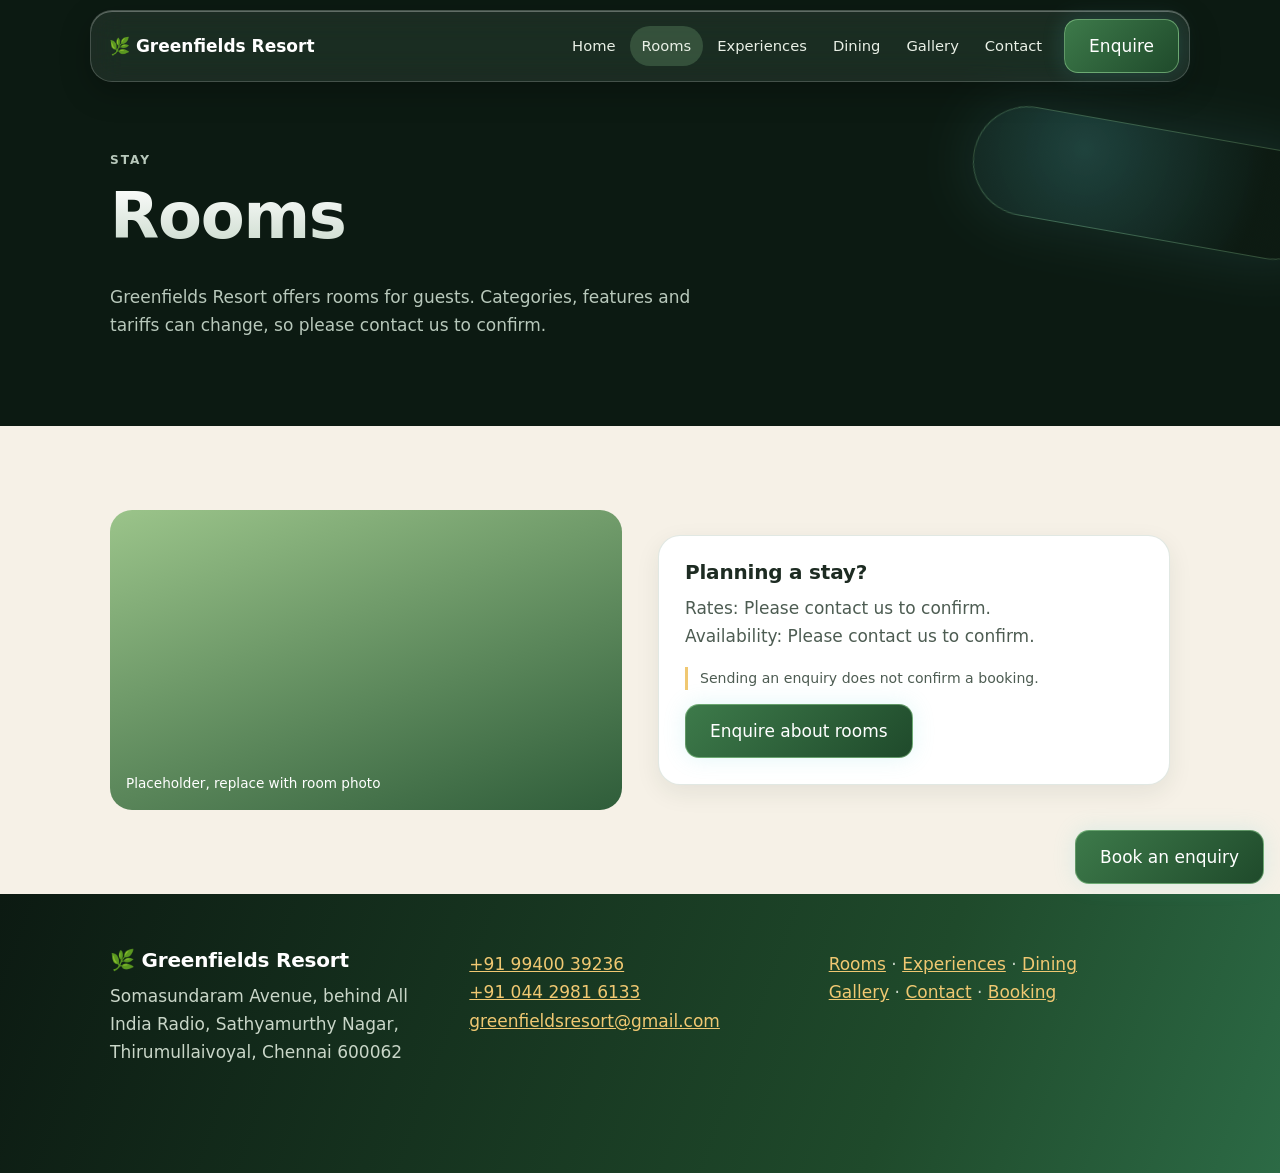
<file: rooms.html>
<!DOCTYPE html>
<html lang="en">
<head>
<meta charset="utf-8">
<meta name="viewport" content="width=device-width, initial-scale=1, viewport-fit=cover">
<title>Rooms | Greenfields Resort, Chennai</title>
<meta name="description" content="Rooms at Greenfields Resort, Chennai. Contact the resort to confirm room types, rates and availability.">
<meta property="og:type" content="website"><meta property="og:title" content="Rooms | Greenfields Resort, Chennai">
<meta property="og:description" content="Rooms at Greenfields Resort, Chennai. Contact the resort to confirm room types, rates and availability.">
<meta name="twitter:card" content="summary"><meta name="theme-color" content="#0c1a12">
<link rel="icon" href="data:image/svg+xml,<svg xmlns='http://www.w3.org/2000/svg' viewBox='0 0 100 100'><text y='.9em' font-size='90'>🌿</text></svg>">
<script>if(!matchMedia('(prefers-reduced-motion:reduce)').matches)document.documentElement.classList.add('anim')</script>
<link rel="stylesheet" href="assets/style.css">
</head>
<body data-page="rooms">
<a class="skip" href="#main">Skip to content</a>
<header id="hd"><nav class="glass" aria-label="Main">
<a class="brand" href="index.html">🌿 Greenfields Resort</a>
<div class="links" id="links"><a href="index.html">Home</a><a href="rooms.html" aria-current="page">Rooms</a><a href="experiences.html">Experiences</a><a href="dining.html">Dining</a><a href="gallery.html">Gallery</a><a href="contact.html">Contact</a></div>
<a class="btn" href="booking.html">Enquire</a>
<button class="menu" id="menu" aria-expanded="false" aria-controls="links" aria-label="Menu">☰</button>
</nav></header>
<a class="btn fab" id="fab" href="booking.html">Book an enquiry</a>

<main id="main" tabindex="-1">
<div class="phead"><div class="cap" data-s=".2" style="width:360px;height:110px;right:-4%;top:30%;transform:rotate(10deg)"><i></i></div><div class="wrap"><p class="eyebrow">Stay</p><h1 class="grad" style="font-size:clamp(2.2rem,6vw,4rem)">Rooms</h1><p>Greenfields Resort offers rooms for guests. Categories, features and tariffs can change, so please contact us to confirm.</p></div></div>
<section><div class="wrap split"><div class="img g1 rv" role="img" aria-label="Placeholder illustration for room photography">Placeholder, replace with room photo</div>
<div class="card lite rv"><h3>Planning a stay?</h3><p>Rates: Please contact us to confirm.<br>Availability: Please contact us to confirm.</p><p class="note">Sending an enquiry does not confirm a booking.</p><a class="btn" href="booking.html">Enquire about rooms</a></div></div></section>
</main>

<footer><div class="wrap grid">
<div><h3 style="color:#fff">🌿 Greenfields Resort</h3><p>Somasundaram Avenue, behind All India Radio, Sathyamurthy Nagar, Thirumullaivoyal, Chennai 600062</p></div>
<div><p><a href="tel:+919940039236">+91 99400 39236</a><br><a href="tel:+914429816133">+91 044 2981 6133</a><br><a href="mailto:greenfieldsresort@gmail.com">greenfieldsresort@gmail.com</a></p></div>
<div><p><a href="rooms.html">Rooms</a> · <a href="experiences.html">Experiences</a> · <a href="dining.html">Dining</a><br><a href="gallery.html">Gallery</a> · <a href="contact.html">Contact</a> · <a href="booking.html">Booking</a></p></div>
</div></footer>

<script src="assets/main.js" defer></script>
</body>
</html>
</file>
<file: assets/style.css>
:root{--night:#0c1a12;--bg:#f6f1e7;--ink:#1d2b22;--mute:#4d5c52;--leaf:#2f5d3a;--lime:#9fe0a0;--water:#5fd0d6;--sun:#f0c872;--cream:#f4efe2;box-sizing:border-box;padding-top:env(safe-area-inset-top,0px);padding-bottom:env(safe-area-inset-bottom,0px)}
@media(prefers-color-scheme:dark){:root:not([data-theme="light"]){--bg:#101a14;--ink:#f1ede2;--mute:#b9c4bb;--leaf:#8fc08a}}
:root[data-theme="dark"]{--bg:#101a14;--ink:#f1ede2;--mute:#b9c4bb;--leaf:#8fc08a}
*,*::before,*::after{box-sizing:inherit}
html{scroll-padding-top:90px;scroll-behavior:smooth}
body{margin:0;background:var(--bg);color:var(--ink);font:17px/1.65 "Segoe UI",system-ui,-apple-system,sans-serif}
h1,h2,h3{font-weight:700;letter-spacing:-.02em;line-height:1.08;margin:0 0 .5em}
h1{font-size:clamp(2.6rem,8vw,5.6rem)}h2{font-size:clamp(1.9rem,4.4vw,3rem)}h3{font-size:1.25rem;letter-spacing:-.01em}
p{margin:0 0 1em;color:var(--mute)}a{color:var(--leaf)}
:focus-visible{outline:3px solid var(--sun);outline-offset:3px;border-radius:8px}
.skip{position:absolute;left:-999px;top:8px;background:#fff;color:#000;padding:8px 14px;z-index:99}.skip:focus{left:8px}
.wrap{max-width:1100px;margin:0 auto;padding:0 20px}
section{padding:84px 0}
.dark{background:var(--night);color:var(--cream);position:relative;overflow:hidden}.dark p{color:#b8c8bb}
.grad{background:linear-gradient(180deg,#fff,#c9d9cb);-webkit-background-clip:text;background-clip:text;color:transparent}
.acc{font-family:Georgia,serif;font-style:italic;font-weight:500;background:linear-gradient(90deg,var(--lime),var(--water));-webkit-background-clip:text;background-clip:text;color:transparent}
.center{text-align:center}.center p{max-width:560px;margin-left:auto;margin-right:auto}
.bar{display:block;width:72px;height:3px;border-radius:3px;background:linear-gradient(90deg,var(--leaf),var(--water));margin:14px auto 22px}
.eyebrow{text-transform:uppercase;letter-spacing:.16em;font-size:.76rem;color:var(--lime);font-weight:600}
.glass{background:rgba(255,255,255,.08);backdrop-filter:blur(16px) saturate(150%);-webkit-backdrop-filter:blur(16px) saturate(150%);border:1px solid rgba(255,255,255,.18);box-shadow:0 10px 30px rgba(0,0,0,.25),inset 0 1px 0 rgba(255,255,255,.3);border-radius:22px;color:var(--cream)}
@supports not (backdrop-filter:blur(1px)){.glass{background:#1b2c21}}
.lite{background:#fff;color:var(--ink);border:1px solid rgba(47,93,58,.14);border-radius:22px;box-shadow:0 8px 24px rgba(30,50,35,.08)}
@media(prefers-color-scheme:dark){:root:not([data-theme="light"]) .lite{background:#1a271f}}
/* nav */
header{position:fixed;top:calc(env(safe-area-inset-top,0px) + 10px);left:10px;right:10px;z-index:20;transition:transform .3s}
header.hide{transform:translateY(-130%)}
nav{max-width:1100px;margin:0 auto;display:flex;align-items:center;gap:10px;padding:8px 10px 8px 18px;border-radius:999px;background:rgba(12,26,18,.62)}
.brand{font-weight:700;color:#fff;text-decoration:none;margin-right:auto;white-space:nowrap}
.links{display:flex;gap:2px}.links a{padding:8px 12px;border-radius:999px;text-decoration:none;color:#e9f0e6;font-size:.92rem}
.links a:hover,.links a[aria-current=page]{background:rgba(159,224,160,.2)}
.btn{display:inline-block;background:linear-gradient(135deg,#3d7a4a,#1f4a2b);color:#fff;border:1px solid rgba(159,224,160,.5);padding:12px 24px;border-radius:14px;font:600 .95rem inherit;font-family:inherit;text-decoration:none;cursor:pointer;box-shadow:0 0 22px rgba(95,208,214,.18);transition:transform .2s,box-shadow .2s}
.btn:hover{transform:translateY(-2px);box-shadow:0 0 30px rgba(159,224,160,.45)}
.btn.alt{background:rgba(255,255,255,.06);border-color:rgba(255,255,255,.4)}
.menu{display:none;background:none;border:0;font-size:1.5rem;color:#fff;cursor:pointer;padding:4px 10px}
@media(max-width:860px){.menu{display:block}.links{display:none;position:absolute;top:64px;left:0;right:0;flex-direction:column;padding:12px;background:#0f2216;border-radius:22px}.links.open{display:flex}nav .btn{padding:10px 14px}}
.fab{position:fixed;right:16px;bottom:calc(env(safe-area-inset-bottom,0px) + 16px);z-index:20}
/* capsules */
.cap{position:absolute;border-radius:999px;border:1px solid rgba(159,224,160,.28);background:radial-gradient(circle at 30% 30%,rgba(95,208,214,.22),rgba(12,26,18,.4) 70%);box-shadow:0 0 60px rgba(95,208,214,.12);pointer-events:none;will-change:transform}
.cap i{position:absolute;inset:0;border-radius:inherit;animation:dr 14s ease-in-out infinite alternate}
@keyframes dr{to{transform:translate(18px,-14px) rotate(3deg)}}
@media(prefers-reduced-motion:reduce){.cap i{animation:none}}
.hero{min-height:100svh;display:grid;place-items:center;text-align:center;padding:120px 0 80px}
.hero .wrap{position:relative;z-index:1}
.hero p.lead{max-width:540px;margin:0 auto 26px;font-size:1.15rem}
.row{display:flex;gap:12px;flex-wrap:wrap;margin-top:18px}.center .row{justify-content:center}
.stats{display:grid;gap:16px;grid-template-columns:repeat(3,1fr);margin-top:56px;position:relative;z-index:1}
@media(max-width:640px){.stats{grid-template-columns:1fr}}
.stat{padding:22px;text-align:center}.stat b{display:block;font-size:2.2rem;line-height:1.1}.stat span{font-size:.72rem;letter-spacing:.12em;text-transform:uppercase;color:#b8c8bb}
.beam{position:absolute;left:50%;top:0;width:min(520px,70%);height:3px;transform:translateX(-50%);background:var(--lime);box-shadow:0 0 90px 40px rgba(159,224,160,.35)}
/* rail */
.rail{display:flex;gap:18px;overflow-x:auto;scroll-snap-type:x mandatory;padding:30px max(20px,calc(50% - 150px));scrollbar-width:thin}
.rail article{flex:0 0 300px;scroll-snap-align:center;padding:26px;min-height:270px;opacity:.7;transform:scale(.94);transition:transform .3s,opacity .3s,border-color .3s}
.rail article.active{opacity:1;transform:scale(1.04);border-color:var(--leaf);box-shadow:0 14px 34px rgba(47,93,58,.22)}
.ic{width:46px;height:46px;border-radius:14px;display:grid;place-items:center;font-size:1.4rem;background:rgba(95,208,214,.18);margin-bottom:14px}
/* journey */
.jr{height:260vh;padding:0}.jr .st{position:sticky;top:0;height:100svh;display:grid;align-content:center}
.jgrid{display:grid;grid-template-columns:1fr 1fr;gap:40px;align-items:center}@media(max-width:760px){.jgrid{grid-template-columns:1fr;gap:20px}}
.step{display:flex;gap:14px;padding:12px 0;opacity:.4;transition:opacity .4s;cursor:pointer;background:none;border:0;text-align:left;font:inherit;color:inherit;width:100%}
.step.on{opacity:1}.step h3{margin:0 0 4px}.step p{margin:0}
.num{flex:none;width:34px;height:34px;border-radius:50%;display:grid;place-items:center;border:1.5px solid var(--leaf);font-weight:700;font-size:.9rem}.step.on .num{background:var(--leaf);color:#fff}
.jimgs{position:relative;min-height:320px;border-radius:20px;overflow:hidden;-webkit-mask-image:linear-gradient(#000 70%,transparent);mask-image:linear-gradient(#000 70%,transparent)}
.jimgs div{position:absolute;inset:0;opacity:0;transition:opacity .6s;display:flex;align-items:flex-end;padding:16px;color:#fff;font-size:.8rem}.jimgs div.on{opacity:1}
@media(prefers-reduced-motion:reduce){.jr{height:auto;padding:70px 0}.jr .st{position:relative;height:auto}.step{opacity:1}.jimgs div{transition:none}}
.g1{background:linear-gradient(160deg,#9bc48a,#2f5d3a)}.g2{background:linear-gradient(160deg,#8ed0d6,#2a7a86)}.g3{background:linear-gradient(160deg,#f0cf8e,#b98a2e)}.g4{background:linear-gradient(160deg,#c8dcae,#587f46)}.g5{background:linear-gradient(160deg,#e9b6a0,#9c5a43)}.g6{background:linear-gradient(160deg,#b7d8c9,#3d7c68)}
/* coverflow */
.cf{position:relative;height:300px;perspective:1000px;margin:30px 0 10px}
.cf button.t{position:absolute;left:50%;top:0;width:min(46vw,240px);height:280px;margin-left:calc(min(46vw,240px)/-2);border:0;border-radius:20px;color:#fff;font:600 1rem inherit;font-family:inherit;display:flex;align-items:flex-end;padding:16px;text-align:left;cursor:pointer;transition:transform .5s,opacity .5s;box-shadow:0 14px 34px rgba(0,0,0,.4)}
.ctl{display:flex;gap:10px;justify-content:center;align-items:center}
.ctl button{width:44px;height:44px;border-radius:50%;border:1px solid rgba(255,255,255,.4);background:rgba(255,255,255,.08);color:#fff;font-size:1.1rem;cursor:pointer}
/* marquee */
.mq{overflow:hidden;white-space:nowrap;padding:26px 0;border-block:1px solid rgba(47,93,58,.15)}
.mq div{display:inline-block;font-size:clamp(1.6rem,4vw,2.6rem);font-weight:800;letter-spacing:-.02em;color:var(--ink);animation:mq 30s linear infinite}
@keyframes mq{to{transform:translateX(-50%)}}@media(prefers-reduced-motion:reduce){.mq div{animation:none}.mq{overflow-x:auto}}
/* misc */
.grid{display:grid;gap:18px;grid-template-columns:repeat(auto-fit,minmax(240px,1fr))}.card{padding:26px;transition:transform .25s}.card:hover{transform:translateY(-5px)}
.img{position:relative;border-radius:22px;min-height:300px;display:flex;align-items:flex-end;padding:16px;color:#fff;font-size:.85rem}
.split{display:grid;gap:36px;grid-template-columns:1fr 1fr;align-items:center}@media(max-width:760px){.split{grid-template-columns:1fr}section{padding:56px 0}}
.gal{display:grid;gap:14px;grid-template-columns:repeat(auto-fill,minmax(230px,1fr))}
.gal button{border:0;padding:0;background:none;cursor:pointer;border-radius:20px;transition:transform .25s}.gal button:hover{transform:scale(1.03)}.gal .img{min-height:220px;text-align:left}
dialog{border:0;padding:0;background:transparent;max-width:min(92vw,820px);width:100%}dialog::backdrop{background:rgba(5,12,8,.75);backdrop-filter:blur(6px)}dialog .img{min-height:60vh}
form{display:grid;gap:14px;padding:26px}.two{display:grid;gap:14px;grid-template-columns:1fr 1fr}@media(max-width:560px){.two{grid-template-columns:1fr}}
label{display:grid;gap:5px;font-weight:600;font-size:.92rem}
input,select,textarea{font:inherit;padding:12px 14px;border-radius:12px;border:1.5px solid rgba(80,100,85,.5);background:#fff;color:#1d2b22;width:100%}
.err{color:#b3261e;font-weight:500;min-height:1em;font-size:.85rem}
.ok{padding:22px;border-radius:16px;background:rgba(111,154,91,.22)}.ok p{color:inherit}
body[data-page=booking] .fab{display:none}
.phead{padding:150px 0 70px;position:relative;overflow:hidden;background:var(--night);color:var(--cream)}.phead .wrap{position:relative;z-index:1}.phead p{color:#b8c8bb;max-width:600px}
.note{font-size:.88rem;border-left:3px solid var(--sun);padding-left:12px}
footer{background:linear-gradient(110deg,#0c1a12,#1f4a2b 70%,#2c6a45);color:#e8efe2;padding:56px 0 90px}footer a{color:var(--sun)}footer p{color:#c9d6c8}
footer .grid{grid-template-columns:repeat(auto-fit,minmax(220px,1fr))}
.anim .rv{opacity:0;transform:translateY(24px);transition:opacity .6s ease,transform .6s ease;transition-delay:calc(var(--i,0)*80ms)}.anim .rv.in{opacity:1;transform:none}
@media(prefers-reduced-motion:reduce){.anim .rv{opacity:1;transform:none;transition:none}html{scroll-behavior:auto}}
</file>
